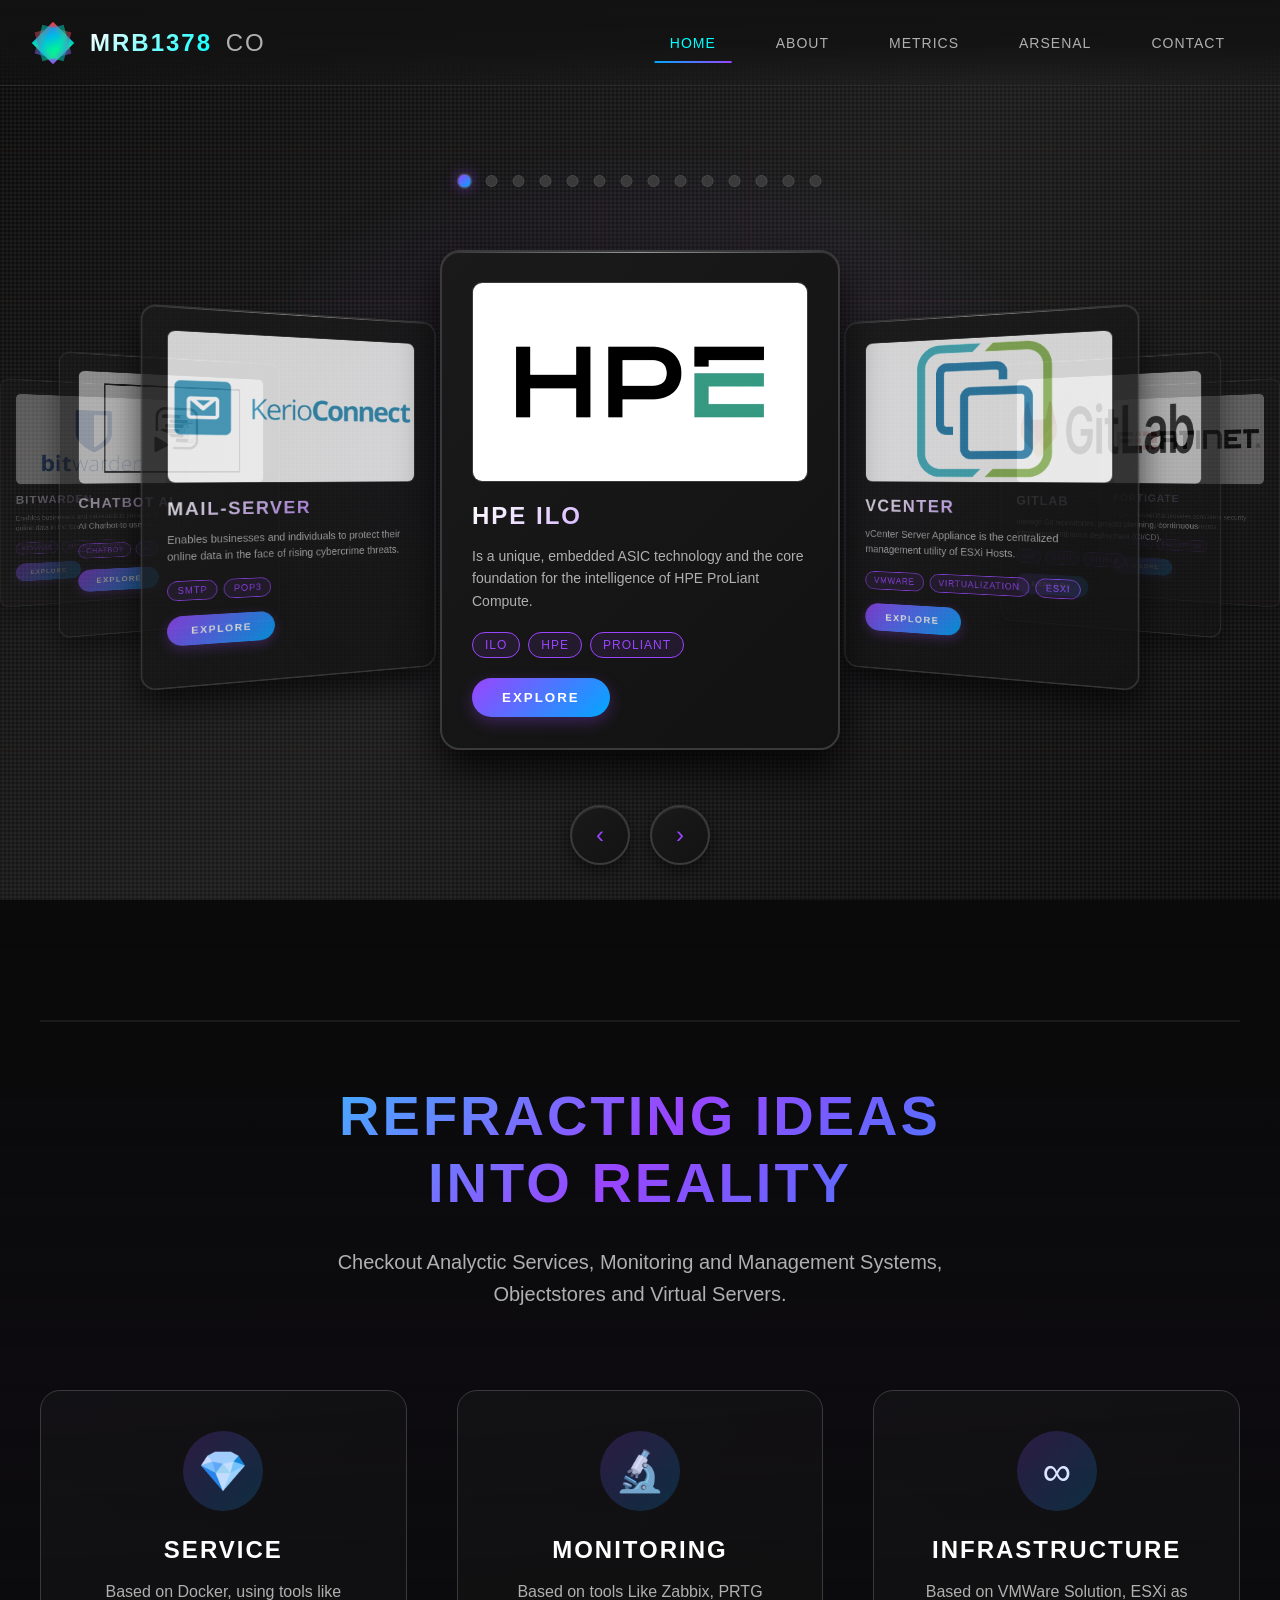
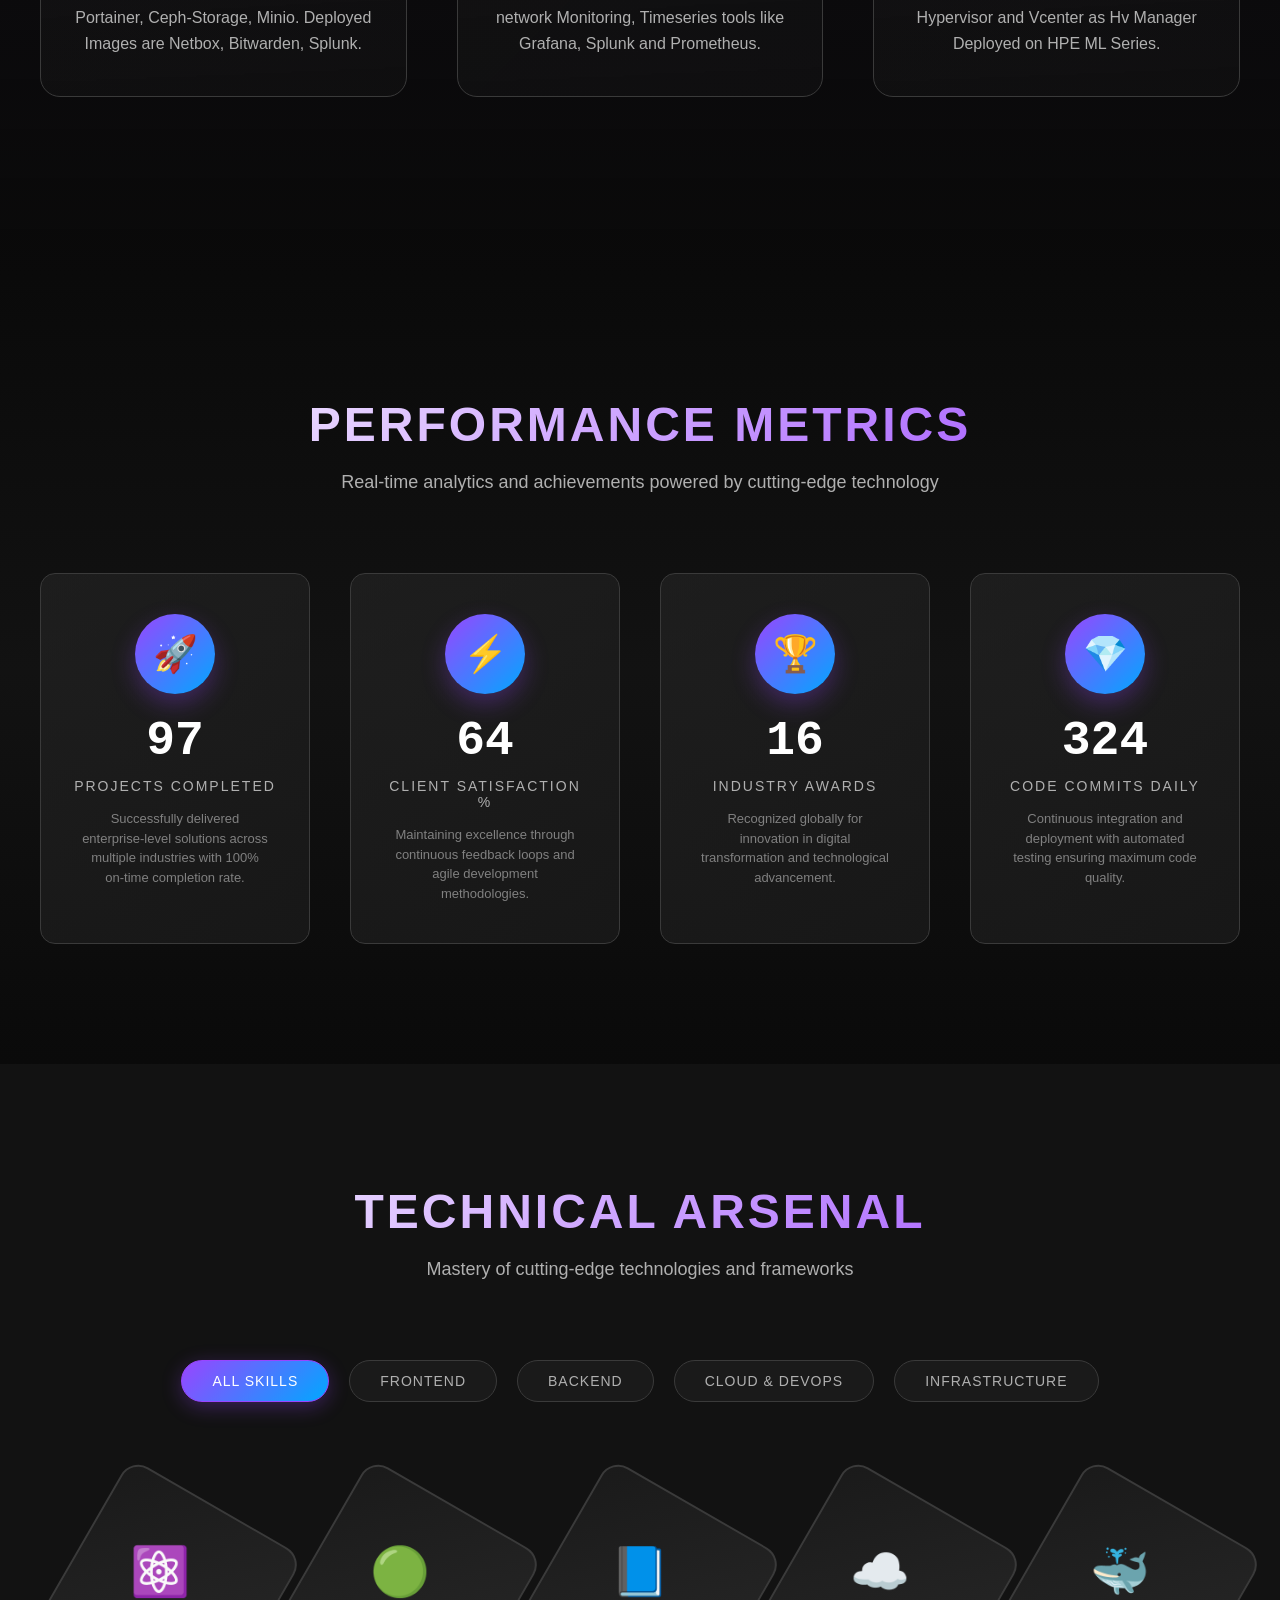
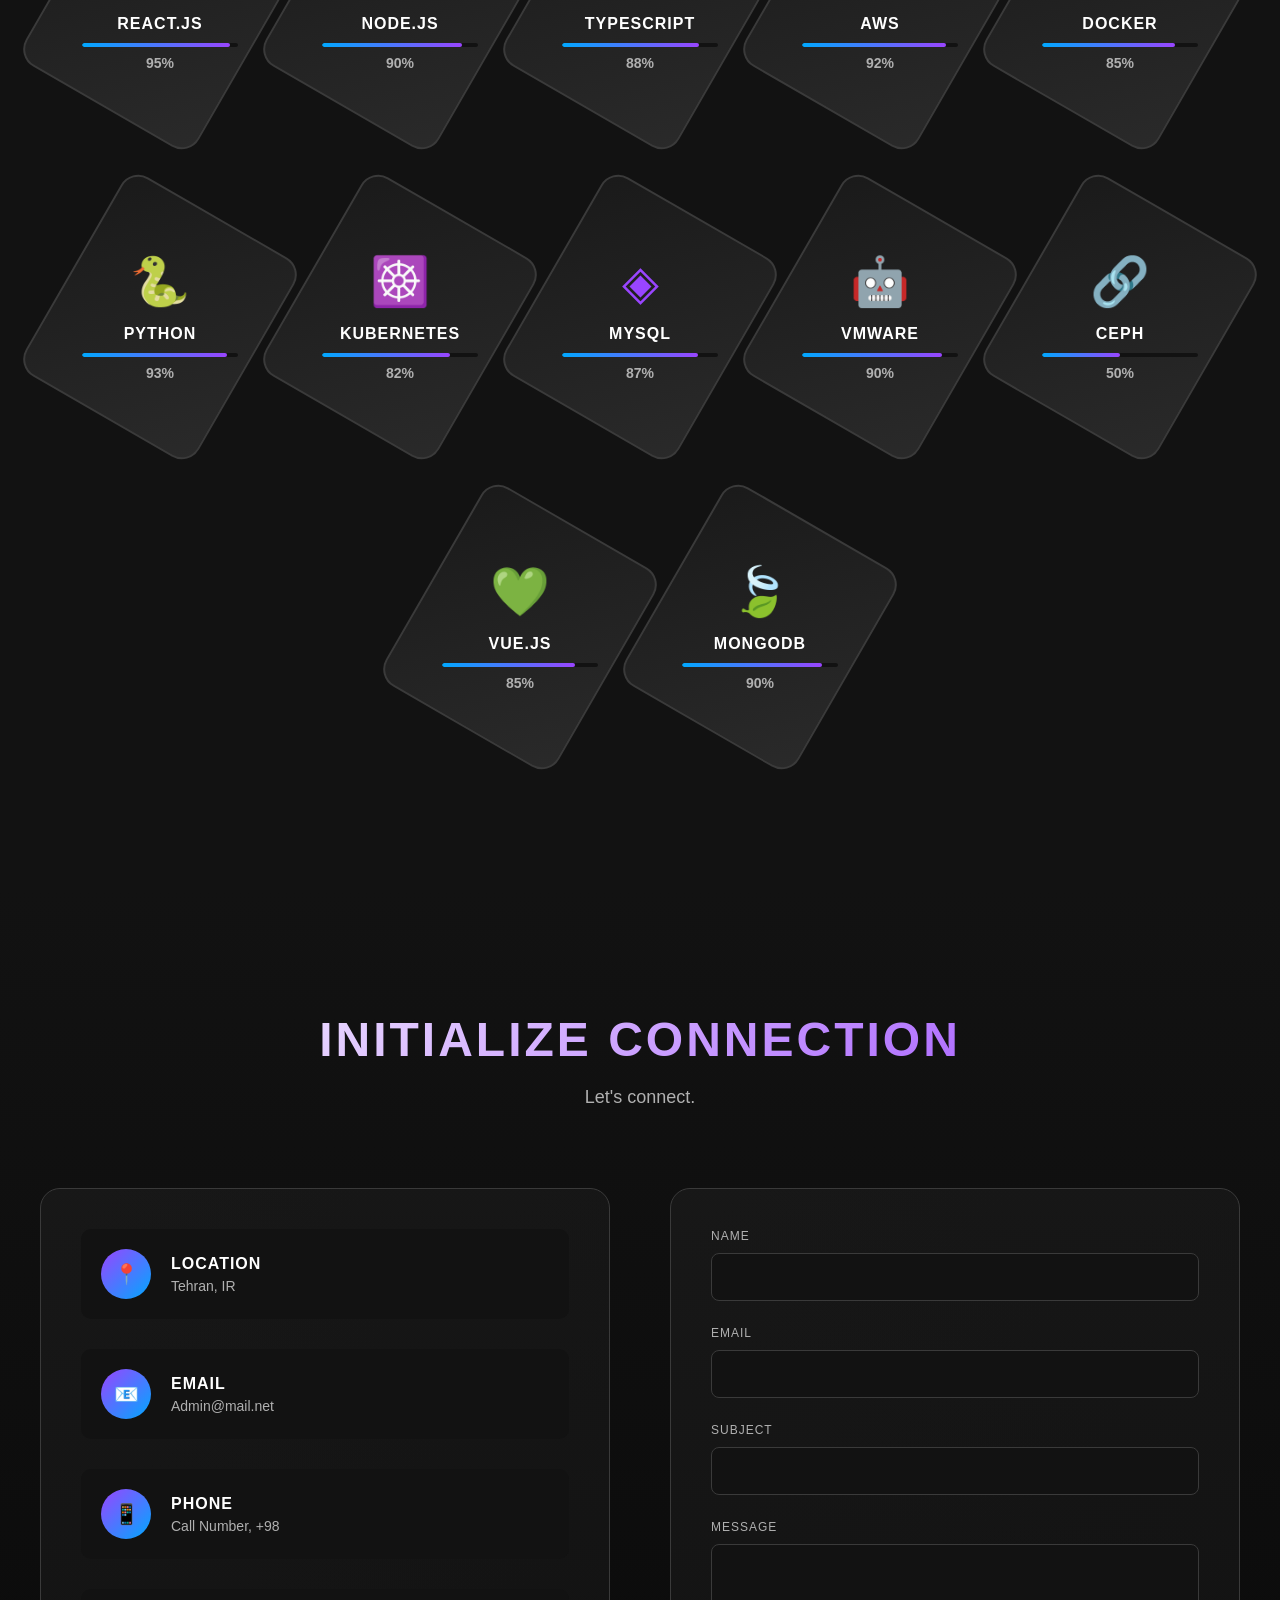
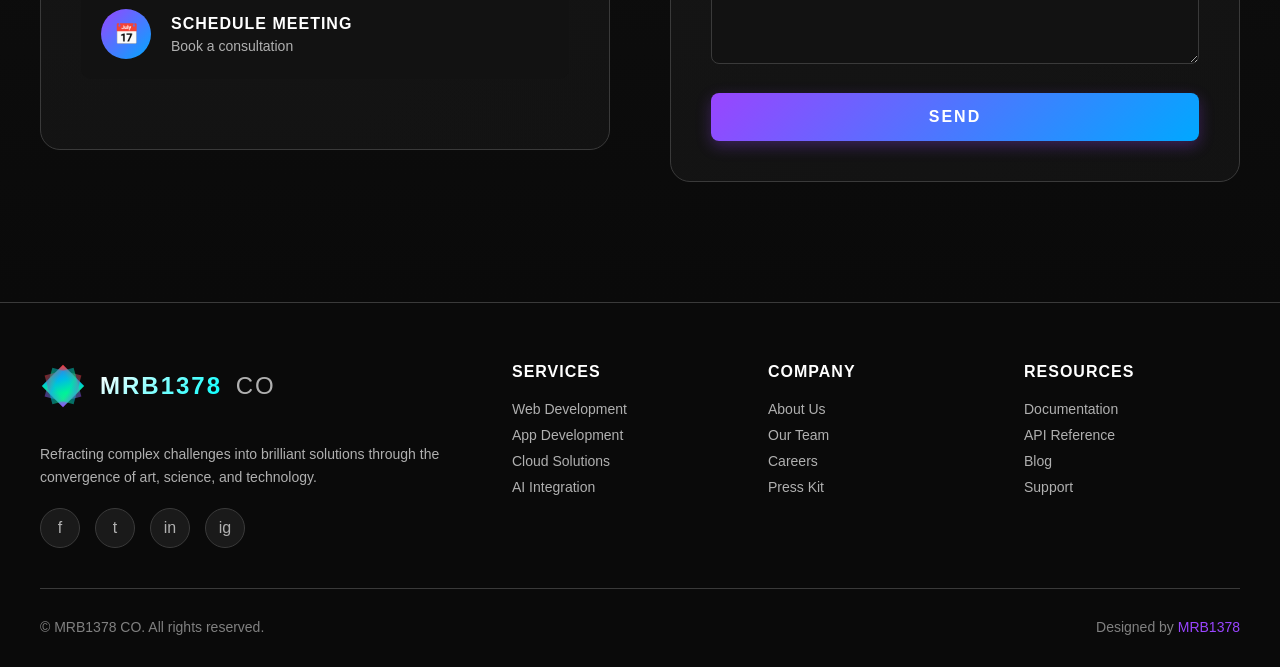
<file: index.html>
<!DOCTYPE html>
<html lang="en">
<head>
    <meta charset="UTF-8">
    <meta name="viewport" content="width=device-width, initial-scale=1.0">
    <title>MRB1378</title>
    <link rel="stylesheet" href="style.css">
<!-- 
Hello There , General Kenobi
-->
</head>
<body>
    <!-- Loading Screen -->
    <div class="loader" id="loader">
        <div class="loader-content">
            <div class="loader-prism">
                <div class="prism-face"></div>
                <div class="prism-face"></div>
                <div class="prism-face"></div>
            </div>
            <div style="color: var(--accent-purple); font-size: 18px; text-transform: uppercase; letter-spacing: 3px;">Refracting Reality...</div>
        </div>
    </div>

    <!-- Navigation Header -->
    <header class="header" id="header">
        <nav class="nav-container">
            <a href="#home" class="logo">
                <div class="logo-icon">
                    <div class="logo-prism">
                        <div class="prism-shape"></div>
                    </div>
                </div>
                <span class="logo-text">
                    <span class="prism">MRB1378</span>
                    <span class="flux">CO</span>
                </span>
            </a>
            
            <ul class="nav-menu" id="navMenu">
                <li><a href="#home" class="nav-link active">Home</a></li>
                <li><a href="#about" class="nav-link">About</a></li>
                <li><a href="#stats" class="nav-link">Metrics</a></li>
                <li><a href="#skills" class="nav-link">Arsenal</a></li>
                <li><a href="#contact" class="nav-link">Contact</a></li>
            </ul>
            
            <div class="menu-toggle" id="menuToggle">
                <span></span>
                <span></span>
                <span></span>
            </div>
        </nav>
    </header>

    <!-- Hero Section with 3D Carousel -->
    <section class="hero" id="home">
        <div class="carousel-container">
            <div class="carousel" id="carousel">
                <!-- Carousel items will be generated by JavaScript -->
            </div>
            
            <div class="carousel-controls">
                <button class="carousel-btn" id="prevBtn">‹</button>
                <button class="carousel-btn" id="nextBtn">›</button>
            </div>
            
            <div class="carousel-indicators" id="indicators">
                <!-- Indicators will be generated by JavaScript -->
            </div>
        </div>
    </section>

    <!-- NEW: Prism Philosophy Section (About) -->
    <section class="philosophy-section" id="about">
        <div class="philosophy-container">
            <div class="prism-line"></div>
            
            <h2 class="philosophy-headline">
                Refracting Ideas<br>Into Reality
            </h2>
            
            <p class="philosophy-subheading">
                Checkout Analyctic Services, Monitoring and Management Systems, Objectstores and Virtual Servers.
            </p>
            
            <div class="philosophy-pillars">
                <div class="pillar">
                    <div class="pillar-icon">💎</div>
                    <h3 class="pillar-title">Service</h3>
                    <p class="pillar-description">
                        Based on Docker, using tools like Portainer, Ceph-Storage, Minio. Deployed Images are Netbox, Bitwarden, Splunk.
                    </p>
                </div>
                
                <div class="pillar">
                    <div class="pillar-icon">🔬</div>
                    <h3 class="pillar-title">Monitoring</h3>
                    <p class="pillar-description">
                        Based on tools Like Zabbix, PRTG network Monitoring, Timeseries tools like Grafana, Splunk and Prometheus.
                    </p>
                </div>
                
                <div class="pillar">
                    <div class="pillar-icon">∞</div>
                    <h3 class="pillar-title">Infrastructure</h3>
                    <p class="pillar-description">
                        Based on VMWare Solution, ESXi as Hypervisor and Vcenter as Hv Manager Deployed on HPE ML Series.
                    </p>
                </div>
            </div>
            
            <div class="philosophy-particles" id="particles">
                <!-- Particles will be generated by JavaScript -->
            </div>
        </div>
    </section>

    <!-- Stats Section with Content -->
    <section class="stats-section" id="stats">
        <div class="section-header">
            <h2 class="section-title">Performance Metrics</h2>
            <p class="section-subtitle">Real-time analytics and achievements powered by cutting-edge technology</p>
        </div>
        
        <div class="stats-grid">
            <div class="stat-card">
                <div class="stat-icon">🚀</div>
                <div class="stat-number" data-target="150">0</div>
                <div class="stat-label">Projects Completed</div>
                <p class="stat-description">Successfully delivered enterprise-level solutions across multiple industries with 100% on-time completion rate.</p>
            </div>
            
            <div class="stat-card">
                <div class="stat-icon">⚡</div>
                <div class="stat-number" data-target="99">0</div>
                <div class="stat-label">Client Satisfaction %</div>
                <p class="stat-description">Maintaining excellence through continuous feedback loops and agile development methodologies.</p>
            </div>
            
            <div class="stat-card">
                <div class="stat-icon">🏆</div>
                <div class="stat-number" data-target="25">0</div>
                <div class="stat-label">Industry Awards</div>
                <p class="stat-description">Recognized globally for innovation in digital transformation and technological advancement.</p>
            </div>
            
            <div class="stat-card">
                <div class="stat-icon">💎</div>
                <div class="stat-number" data-target="500">0</div>
                <div class="stat-label">Code Commits Daily</div>
                <p class="stat-description">Continuous integration and deployment with automated testing ensuring maximum code quality.</p>
            </div>
        </div>
    </section>

    <!-- Enhanced Skills Section - Technical Arsenal -->
    <section class="skills-section" id="skills">
        <div class="skills-container">
            <div class="section-header">
                <h2 class="section-title">Technical Arsenal</h2>
                <p class="section-subtitle">Mastery of cutting-edge technologies and frameworks</p>
            </div>
            
            <div class="skill-categories">
                <div class="category-tab active" data-category="all">All Skills</div>
                <div class="category-tab" data-category="frontend">Frontend</div>
                <div class="category-tab" data-category="backend">Backend</div>
                <div class="category-tab" data-category="cloud">Cloud & DevOps</div>
                <div class="category-tab" data-category="emerging">Infrastructure</div>
            </div>

            <div class="skills-hexagon-grid" id="skillsGrid">
                <!-- Hexagonal skill items will be generated by JavaScript -->
            </div>
        </div>
    </section>

    <!-- Contact Section -->
    <section class="contact-section" id="contact">
        <div class="section-header">
            <h2 class="section-title">Initialize Connection</h2>
            <p class="section-subtitle">Let's connect.</p>
        </div>
        
        <div class="contact-container">
            <div class="contact-info">
                <a href="" target="_blank" class="info-item">
                    <div class="info-icon">📍</div>
                    <div class="info-text">
                        <h4>Location</h4>
                        <p>Tehran, IR</p>
                    </div>
                </a>
                
                <a href="" class="info-item">
                    <div class="info-icon">📧</div>
                    <div class="info-text">
                        <h4>Email</h4>
                        <p>Admin@mail.net</p>
                    </div>
                </a>
                
                <a href="" class="info-item">
                    <div class="info-icon">📱</div>
                    <div class="info-text">
                        <h4>Phone</h4>
                        <p>Call Number, +98</p>
                    </div>
                </a>
                
                <a href="" target="_blank" class="info-item">
                    <div class="info-icon">📅</div>
                    <div class="info-text">
                        <h4>Schedule Meeting</h4>
                        <p>Book a consultation</p>
                    </div>
                </a>
            </div>
            
            <form class="contact-form" id="contactForm">
                <div class="form-group">
                    <label for="name">Name</label>
                    <input type="text" id="name" name="name" required>
                </div>
                
                <div class="form-group">
                    <label for="email">Email</label>
                    <input type="email" id="email" name="email" required>
                </div>
                
                <div class="form-group">
                    <label for="subject">Subject</label>
                    <input type="text" id="subject" name="subject" required>
                </div>
                
                <div class="form-group">
                    <label for="message">Message</label>
                    <textarea id="message" name="message" required></textarea>
                </div>
                
                <button type="submit" class="submit-btn">Send</button>
            </form>
        </div>
    </section>

    <!-- Footer -->
    <footer class="footer">
        <div class="footer-content">
            <div class="footer-brand">
                <div class="footer-logo">
                    <div class="logo-icon">
                        <div class="logo-prism">
                            <div class="prism-shape"></div>
                        </div>
                    </div>
                    <span class="logo-text">
                        <span class="prism">MRB1378</span>
                        <span class="flux">CO</span>
                    </span>
                </div>
                <p class="footer-description">
                    Refracting complex challenges into brilliant solutions through the convergence of art, science, and technology.
                </p>
                <div class="footer-social">
                    <a href="#" class="social-icon">f</a>
                    <a href="#" class="social-icon">t</a>
                    <a href="#" class="social-icon">in</a>
                    <a href="#" class="social-icon">ig</a>
                </div>
            </div>
            
            <div class="footer-section">
                <h4>Services</h4>
                <div class="footer-links">
                    <a href="#">Web Development</a>
                    <a href="#">App Development</a>
                    <a href="#">Cloud Solutions</a>
                    <a href="#">AI Integration</a>
                </div>
            </div>
            
            <div class="footer-section">
                <h4>Company</h4>
                <div class="footer-links">
                    <a href="#">About Us</a>
                    <a href="#">Our Team</a>
                    <a href="#">Careers</a>
                    <a href="#">Press Kit</a>
                </div>
            </div>
            
            <div class="footer-section">
                <h4>Resources</h4>
                <div class="footer-links">
                    <a href="#">Documentation</a>
                    <a href="#">API Reference</a>
                    <a href="#">Blog</a>
                    <a href="#">Support</a>
                </div>
            </div>
        </div>
        
        <div class="footer-bottom">
            <div class="copyright">
                © MRB1378 CO. All rights reserved.
            </div>
            <div class="footer-credits">
                Designed by <a MRB1378 rel="nofollow" target="_blank">MRB1378</a>
            </div>
        </div>
    </footer>
<script src="scripts.js"></script>
</body>
</html>
</file>
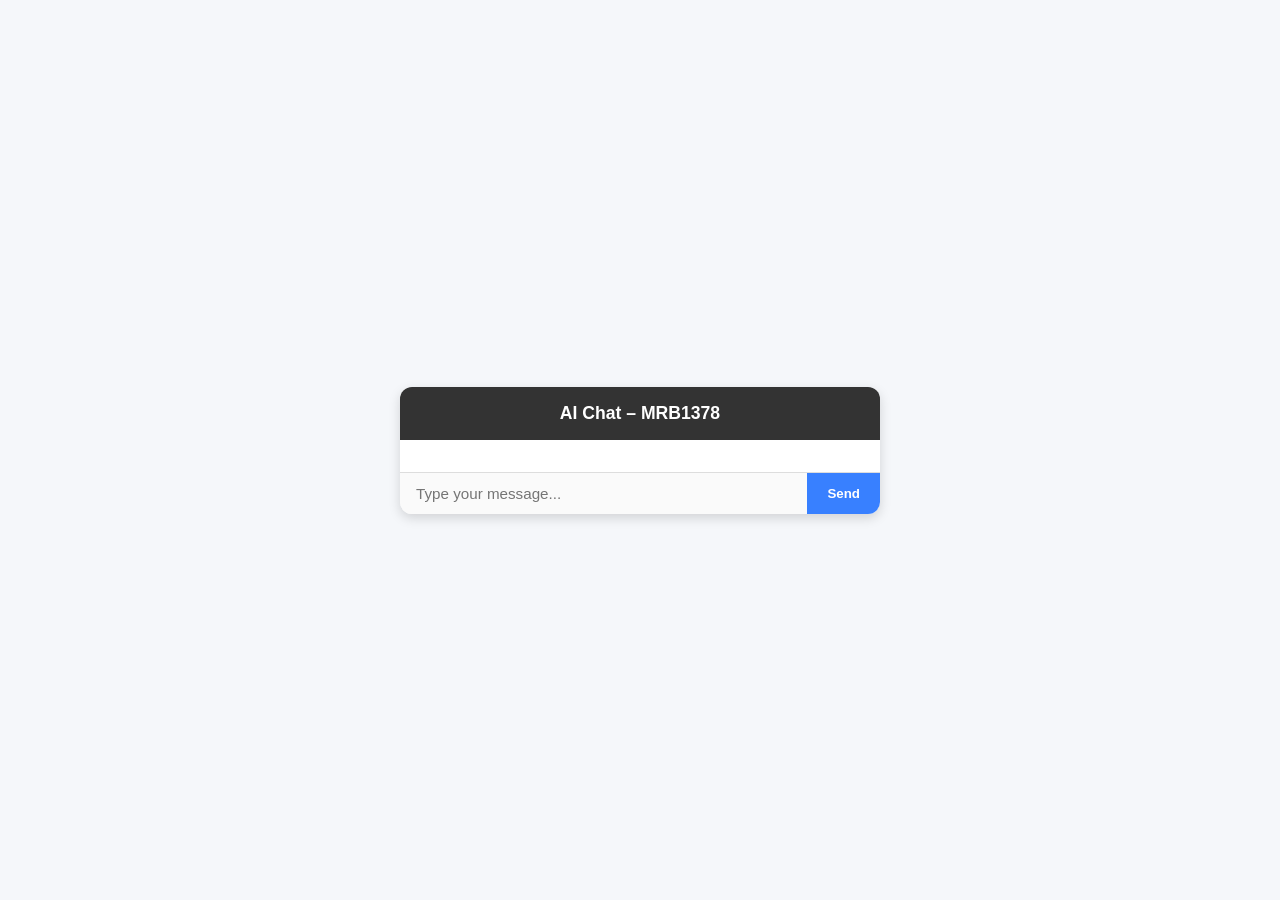
<file: ai/index.html>
<!DOCTYPE html>
<html lang="en">
<head>
<meta charset="UTF-8">
<title>AI Chat – MRB1378</title>

<style>
/* ------------- Basic Reset & Variables ------------- */
:root {
    --primary-bg:#f5f7fa;
    --header-bg:#333;
    --header-text:#fff;
    --input-bg:#fafafa;
    --send-btn-bg:#3880ff;
    --send-btn-text:#fff;
    --user-bubble:#dcf8c6;
    --bot-bubble:#ffffff;
    --text-dark:#222;
    --text-light:#555;
}

*,
*::before,
*::after{box-sizing:border-box;margin:0;padding:0;}

body{
    font-family:"Segoe UI","Helvetica Neue",Arial,sans-serif;
    background: var(--primary-bg);
    height:100vh;
    display:flex;
    align-items:center;
    justify-content:center;
}

/* ------------- Chat Wrapper ------------- */
.chat-wrapper{
    width:90%;
    max-width:480px;          /* Mobile‑first. Desktop can grow to 700px */
    background:#fff;
    border-radius:12px;
    box-shadow:0 4px 12px rgba(0,0,0,.15);
    display:flex;
    flex-direction:column;
    overflow:hidden;
}

/* ------------- Header ------------- */
.chat-header{
    padding:1rem 1.2rem;
    background:var(--header-bg);
    color:var(--header-text);
    font-weight:600;
    text-align:center;
    font-size:1.1rem;
}

/* ------------- Messages List ------------- */
.chat-messages{
    flex:1;
    overflow-y:auto;
    padding:1rem;
    display:flex;
    flex-direction:column;
    gap:8px;
}
.message{
    max-width:80%;
    padding:10px 14px;
    border-radius:18px;
    line-height:1.4;
    word-wrap:break-word;
    position:relative;
    font-size:.93rem;
    color:#111;
}

/* ------------- Message Types ------------- */
.message.user{
    align-self:flex-end;
    background:var(--user-bubble);
}
.message.bot{
    align-self:flex-start;
    background:var(--bot-bubble);
    box-shadow:0 1px 3px rgba(0,0,0,.08);
}

/* ------------- Input Area ------------- */
.chat-input{
    border-top:1px solid #ddd;
    display:flex;
}
.chat-input input{
    flex:1;
    padding:12px 16px;
    font-size:.95rem;
    background:var(--input-bg);
    border:none;
    outline:none;
}
.chat-input button{
    background:var(--send-btn-bg);
    color:var(--send-btn-text);
    border:none;
    cursor:pointer;
    font-weight:600;
    padding:12px 20px;
}

/* ------------- Responsive Tweaks ------------- */
@media (max-width: 360px){
    .chat-header{font-size:.95rem;}
    .message{font-size:.85rem;padding:8px 12px;}
}
</style>
</head>

<body>
<div class="chat-wrapper">
    <div class="chat-header">AI Chat – MRB1378</div>

    <!-- Message container -->
    <div id="messages" class="chat-messages"></div>

    <!-- Input form -->
    <form id="sendForm" class="chat-input" autocomplete="off">
        <input type="text" id="inputText" placeholder="Type your message..." required />
        <button type="submit">Send</button>
    </form>
</div>

<script>
// ----- Helper to render a message -----
function addMessage(text, sender='bot'){
    const div=document.createElement('div');
    div.className=`message ${sender}`;
    div.textContent=text;
    document.getElementById('messages').appendChild(div);
    // Keep the latest message in view
    document.getElementById('messages').scrollTop=
        document.getElementById('messages').scrollHeight;
}

// ----- Send request to your local LM Studio endpoint -----
async function sendChat(message){
    addMessage(message,'user');
    try{
        const res=await fetch('/api/v1/chat/completions',{
            method:'POST',
            headers:{'Content-Type':'application/json'},
            body:JSON.stringify({
                model:"gpt-4o-mini",
                messages:[{role:"user",content:message}]
            })
        });
        if(!res.ok) throw new Error(`HTTP ${res.status}`);
        const data=await res.json();
        const reply=data.choices[0].message.content.trim();
        addMessage(reply,'bot');
    }catch(err){
        console.error(err);
        addMessage('⚠️ Something went wrong – check the console.', 'bot');
    }
}

// ----- Handle form submit -----
document.getElementById('sendForm').addEventListener('submit',e=>{
    e.preventDefault();
    const txt=document.getElementById('inputText').value.trim();
    if(!txt) return;
    document.getElementById('inputText').value='';
    sendChat(txt);
});
</script>
</body>
</html>
</file>
<file: style.css>
@charset "utf-8";
/* CSS Document */

/*

Hello There , General Kenobi

*/

* {
	margin: 0;
	padding: 0;
	box-sizing: border-box;
}

:root {
	--primary-black: #0a0a0a;
	--carbon-dark: #121212;
	--carbon-medium: #1a1a1a;
	--carbon-light: #2a2a2a;
	--metal-dark: #3a3a3a;
	--metal-light: #4a4a4a;
	--accent-red: #ff3333;
	--accent-blue: #00a8ff;
	--accent-green: #00ff88;
	--accent-purple: #9945ff;
	--accent-cyan: #00ffff;
	--text-primary: #ffffff;
	--text-secondary: #b0b0b0;
	--text-dim: #808080;
}

html {
	scroll-behavior: smooth;
}

body {
	font-family: 'Orbitron', 'Rajdhani', sans-serif;
	background: var(--primary-black);
	color: var(--text-primary);
	overflow-x: hidden;
	position: relative;
}

/* Carbon Fiber Background Pattern */
body::before {
	content: '';
	position: fixed;
	top: 0;
	left: 0;
	width: 100%;
	height: 100%;
	background:
		repeating-linear-gradient(0deg,
			transparent,
			transparent 2px,
			rgba(255, 255, 255, 0.03) 2px,
			rgba(255, 255, 255, 0.03) 4px),
		repeating-linear-gradient(90deg,
			transparent,
			transparent 2px,
			rgba(255, 255, 255, 0.03) 2px,
			rgba(255, 255, 255, 0.03) 4px),
		linear-gradient(135deg,
			var(--primary-black) 0%,
			var(--carbon-dark) 25%,
			var(--carbon-medium) 50%,
			var(--carbon-dark) 75%,
			var(--primary-black) 100%);
	z-index: -2;
}

/* Animated Grid Overlay */
body::after {
	content: '';
	position: fixed;
	top: 0;
	left: 0;
	width: 100%;
	height: 100%;
	background-image:
		linear-gradient(rgba(255, 51, 51, 0.05) 2px, transparent 2px),
		linear-gradient(90deg, rgba(255, 51, 51, 0.05) 2px, transparent 2px);
	background-size: 150px 150px;
	animation: gridMove 20s linear infinite;
	z-index: -1;
	opacity: 0.5;
}

@keyframes gridMove {
	0% {
		transform: translate(0, 0);
	}

	100% {
		transform: translate(150px, 150px);
	}
}

/* Loading Screen */
.loader {
	position: fixed;
	top: 0;
	left: 0;
	width: 100%;
	height: 100vh;
	background: var(--primary-black);
	display: flex;
	justify-content: center;
	align-items: center;
	z-index: 10000;
	transition: opacity 0.5s, visibility 0.5s;
}

.loader.hidden {
	opacity: 0;
	visibility: hidden;
}

.loader-content {
	text-align: center;
}

.loader-prism {
	width: 100px;
	height: 100px;
	position: relative;
	margin: 0 auto 30px;
}

.prism-face {
	position: absolute;
	width: 100%;
	height: 100%;
	border: 2px solid transparent;
	transform-origin: center;
	animation: prismRotate 3s linear infinite;
}

.prism-face:nth-child(1) {
	border-image: linear-gradient(45deg, var(--accent-red), var(--accent-blue)) 1;
	animation-delay: 0s;
}

.prism-face:nth-child(2) {
	border-image: linear-gradient(45deg, var(--accent-blue), var(--accent-green)) 1;
	transform: rotate(60deg);
	animation-delay: 0.2s;
}

.prism-face:nth-child(3) {
	border-image: linear-gradient(45deg, var(--accent-green), var(--accent-purple)) 1;
	transform: rotate(120deg);
	animation-delay: 0.4s;
}

@keyframes prismRotate {
	0% {
		transform: rotate(0deg) scale(1);
	}

	50% {
		transform: rotate(180deg) scale(1.2);
	}

	100% {
		transform: rotate(360deg) scale(1);
	}
}

/* Navigation Header */
.header {
	position: fixed;
	top: 0;
	width: 100%;
	background: linear-gradient(180deg,
			rgba(18, 18, 18, 0.98) 0%,
			rgba(18, 18, 18, 0.9) 50%,
			rgba(18, 18, 18, 0) 100%);
	backdrop-filter: blur(20px);
	border-bottom: 1px solid rgba(255, 255, 255, 0.1);
	z-index: 1000;
	transition: all 0.3s ease;
}

.header.scrolled {
	background: rgba(18, 18, 18, 0.98);
	backdrop-filter: blur(30px);
	box-shadow: 0 10px 30px rgba(0, 0, 0, 0.8);
}

.nav-container {
	max-width: 1400px;
	margin: 0 auto;
	display: flex;
	justify-content: space-between;
	align-items: center;
	padding: 20px 30px;
}

.logo {
	display: flex;
	align-items: center;
	text-decoration: none;
	position: relative;
}

.logo-icon {
	width: 45px;
	height: 45px;
	margin-right: 15px;
	position: relative;
}

/* Prism-inspired logo */
.logo-prism {
	width: 100%;
	height: 100%;
	position: relative;
	display: flex;
	align-items: center;
	justify-content: center;
}

.prism-shape {
	width: 30px;
	height: 30px;
	position: relative;
	transform: rotate(45deg);
	background: linear-gradient(135deg,
			var(--accent-red) 0%,
			var(--accent-blue) 33%,
			var(--accent-green) 66%,
			var(--accent-purple) 100%);
	animation: prismShine 3s ease-in-out infinite;
}

@keyframes prismShine {

	0%,
	100% {
		filter: brightness(1) hue-rotate(0deg);
		transform: rotate(45deg) scale(1);
	}

	50% {
		filter: brightness(1.5) hue-rotate(10deg);
		transform: rotate(45deg) scale(1.1);
	}
}

.prism-shape::before,
.prism-shape::after {
	content: '';
	position: absolute;
	width: 100%;
	height: 100%;
	background: inherit;
	opacity: 0.5;
}

.prism-shape::before {
	transform: rotate(60deg);
}

.prism-shape::after {
	transform: rotate(-60deg);
}

.logo-text {
	font-size: 24px;
	font-weight: 900;
	letter-spacing: 2px;
	text-transform: uppercase;
}

.logo-text .prism {
	background: linear-gradient(135deg, var(--text-primary), var(--accent-cyan));
	-webkit-background-clip: text;
	-webkit-text-fill-color: transparent;
	background-clip: text;
}

.logo-text .flux {
	color: var(--text-secondary);
	font-weight: 300;
	margin-left: 5px;
}

.nav-menu {
	display: flex;
	list-style: none;
	gap: 10px;
	align-items: center;
}

.nav-menu a {
	color: var(--text-secondary);
	text-decoration: none;
	padding: 12px 25px;
	transition: all 0.3s ease;
	position: relative;
	text-transform: uppercase;
	font-weight: 500;
	letter-spacing: 1px;
	font-size: 14px;
}

.nav-menu a::before {
	content: '';
	position: absolute;
	bottom: 0;
	left: 50%;
	transform: translateX(-50%);
	width: 0;
	height: 2px;
	background: linear-gradient(90deg, var(--accent-blue), var(--accent-purple));
	transition: width 0.3s ease;
}

.nav-menu a:hover {
	color: var(--text-primary);
}

.nav-menu a:hover::before,
.nav-menu a.active::before {
	width: 80%;
}

.nav-menu a.active {
	color: var(--accent-cyan);
}

.menu-toggle {
	display: none;
	flex-direction: column;
	cursor: pointer;
	padding: 5px;
}

.menu-toggle span {
	width: 30px;
	height: 3px;
	background: linear-gradient(90deg, var(--accent-blue), var(--accent-purple));
	margin: 3px 0;
	transition: 0.3s;
	border-radius: 2px;
}

.menu-toggle.active span:nth-child(1) {
	transform: rotate(-45deg) translate(-5px, 6px);
}

.menu-toggle.active span:nth-child(2) {
	opacity: 0;
}

.menu-toggle.active span:nth-child(3) {
	transform: rotate(45deg) translate(-5px, -6px);
}

/* Hero Section with 3D Carousel */
.hero {
	min-height: 100vh;
	display: flex;
	align-items: center;
	justify-content: center;
	position: relative;
	padding: 120px 20px 80px;
	background: radial-gradient(ellipse at center,
			rgba(153, 69, 255, 0.1) 0%,
			transparent 50%);
}

.carousel-container {
	width: 100%;
	max-width: 1600px;
	height: 650px;
	perspective: 1200px;
	position: relative;
	padding-top: 60px;
}

.carousel {
	width: 100%;
	height: 100%;
	position: relative;
	transform-style: preserve-3d;
}

.carousel-item {
	position: absolute;
	width: 400px;
	height: 500px;
	left: 50%;
	top: 50%;
	transform-style: preserve-3d;
	transition: all 0.8s cubic-bezier(0.4, 0.0, 0.2, 1);
	cursor: pointer;
	transform-origin: center center;
}

.carousel-item .card {
	width: 100%;
	height: 100%;
	background: linear-gradient(135deg, var(--carbon-medium), var(--carbon-dark));
	border: 2px solid var(--metal-dark);
	border-radius: 20px;
	padding: 30px;
	position: relative;
	overflow: hidden;
	box-shadow:
		0 20px 40px rgba(0, 0, 0, 0.8),
		inset 0 1px 0 rgba(255, 255, 255, 0.1);
}

.carousel-item .card::before {
	content: '';
	position: absolute;
	top: 0;
	left: 0;
	right: 0;
	height: 1px;
	background: linear-gradient(90deg,
			transparent,
			rgba(255, 255, 255, 0.5),
			transparent);
	animation: scanline 3s linear infinite;
}

@keyframes scanline {
	0% {
		transform: translateY(0);
	}

	100% {
		transform: translateY(500px);
	}
}

.card-number {
	position: absolute;
	top: 20px;
	right: 30px;
	font-size: 72px;
	font-weight: 900;
	color: rgba(153, 69, 255, 0.1);
	font-family: 'Orbitron', monospace;
}

.card-image {
	width: 100%;
	height: 200px;
	background: var(--carbon-dark);
	border-radius: 10px;
	margin-bottom: 20px;
	overflow: hidden;
	position: relative;
	border: 1px solid var(--metal-dark);
}

.card-image img {
	width: 100%;
	height: 100%;
	object-fit: cover;
	filter: grayscale(50%) contrast(1.2);
	transition: all 0.5s ease;
}

.carousel-item:hover .card-image img {
	filter: grayscale(0%) contrast(1.3);
	transform: scale(1.1);
}

.card-title {
	font-size: 24px;
	font-weight: 700;
	margin-bottom: 15px;
	text-transform: uppercase;
	letter-spacing: 2px;
	background: linear-gradient(135deg, var(--text-primary), var(--accent-purple));
	-webkit-background-clip: text;
	-webkit-text-fill-color: transparent;
	background-clip: text;
}

.card-description {
	color: var(--text-secondary);
	line-height: 1.6;
	margin-bottom: 20px;
	font-size: 14px;
}

.card-tech {
	display: flex;
	flex-wrap: wrap;
	gap: 8px;
	margin-bottom: 20px;
}

.tech-badge {
	padding: 5px 12px;
	background: rgba(153, 69, 255, 0.1);
	border: 1px solid var(--accent-purple);
	border-radius: 20px;
	font-size: 12px;
	color: var(--accent-purple);
	text-transform: uppercase;
	letter-spacing: 1px;
}

.card-cta {
	padding: 12px 30px;
	background: linear-gradient(135deg, var(--accent-purple), var(--accent-blue));
	border: none;
	border-radius: 30px;
	color: var(--text-primary);
	font-weight: 700;
	text-transform: uppercase;
	letter-spacing: 2px;
	cursor: pointer;
	transition: all 0.3s ease;
	box-shadow: 0 5px 15px rgba(153, 69, 255, 0.3);
}

.card-cta:hover {
	transform: translateY(-2px);
	box-shadow: 0 8px 25px rgba(153, 69, 255, 0.5);
}

/* Carousel Controls */
.carousel-controls {
	position: absolute;
	bottom: -70px;
	left: 50%;
	transform: translateX(-50%);
	display: flex;
	gap: 20px;
	z-index: 100;
}

.carousel-btn {
	width: 60px;
	height: 60px;
	background: linear-gradient(135deg, var(--carbon-medium), var(--carbon-dark));
	border: 2px solid var(--metal-dark);
	border-radius: 50%;
	color: var(--accent-purple);
	font-size: 24px;
	cursor: pointer;
	transition: all 0.3s ease;
	display: flex;
	align-items: center;
	justify-content: center;
	box-shadow:
		0 5px 15px rgba(0, 0, 0, 0.5),
		inset 0 1px 0 rgba(255, 255, 255, 0.1);
}

.carousel-btn:hover {
	border-color: var(--accent-purple);
	box-shadow:
		0 8px 25px rgba(153, 69, 255, 0.3),
		inset 0 1px 0 rgba(255, 255, 255, 0.2);
	transform: scale(1.1);
}

.carousel-indicators {
	position: absolute;
	top: 30px;
	left: 50%;
	transform: translateX(-50%);
	display: flex;
	gap: 15px;
	z-index: 100;
}

.indicator {
	width: 12px;
	height: 12px;
	background: var(--metal-dark);
	border: 1px solid var(--metal-light);
	border-radius: 50%;
	cursor: pointer;
	transition: all 0.3s ease;
}

.indicator.active {
	background: linear-gradient(135deg, var(--accent-purple), var(--accent-blue));
	box-shadow: 0 0 10px rgba(153, 69, 255, 0.5);
	transform: scale(1.3);
}

/* NEW: Prism Philosophy Section */
.philosophy-section {
	padding: 120px 30px;
	background: linear-gradient(180deg,
			var(--primary-black) 0%,
			rgba(153, 69, 255, 0.02) 50%,
			var(--primary-black) 100%);
	position: relative;
	overflow: hidden;
}

.philosophy-container {
	max-width: 1200px;
	margin: 0 auto;
	text-align: center;
}

/* Animated Prism Line */
.prism-line {
	width: 100%;
	height: 2px;
	margin: 0 auto 60px;
	position: relative;
	overflow: hidden;
	background: var(--carbon-medium);
}

.prism-line::before {
	content: '';
	position: absolute;
	top: 0;
	left: -100%;
	width: 100%;
	height: 100%;
	background: linear-gradient(90deg,
			transparent,
			var(--accent-red) 20%,
			var(--accent-blue) 40%,
			var(--accent-green) 60%,
			var(--accent-purple) 80%,
			transparent);

	animation: prismSweep 4s ease-in-out infinite;
}

@keyframes prismSweep {
	0% {
		left: -100%;
	}

	100% {
		left: 100%;
	}
}

.philosophy-headline {
	font-size: 56px;
	font-weight: 900;
	text-transform: uppercase;
	letter-spacing: 3px;
	margin-bottom: 30px;
	line-height: 1.2;
	background: linear-gradient(135deg,
			var(--accent-cyan) 0%,
			var(--accent-purple) 25%,
			var(--accent-blue) 50%,
			var(--accent-green) 75%,
			var(--accent-cyan) 100%);
	-webkit-background-clip: text;
	-webkit-text-fill-color: transparent;
	background-clip: text;
	background-size: 200% 200%;
	animation: gradientFlow 5s ease infinite;
}

@keyframes gradientFlow {
	0% {
		background-position: 0% 50%;
	}

	50% {
		background-position: 100% 50%;
	}

	100% {
		background-position: 0% 50%;
	}
}

.philosophy-subheading {
	font-size: 20px;
	color: var(--text-secondary);
	max-width: 700px;
	margin: 0 auto 80px;
	line-height: 1.6;
	font-weight: 300;
}

.philosophy-pillars {
	display: grid;
	grid-template-columns: repeat(auto-fit, minmax(300px, 1fr));
	gap: 50px;
	margin-bottom: 60px;
}

.pillar {
	position: relative;
	padding: 40px 30px;
	background: linear-gradient(135deg,
			rgba(42, 42, 42, 0.2),
			rgba(26, 26, 26, 0.3));
	border: 1px solid var(--metal-dark);
	border-radius: 20px;
	transition: all 0.4s ease;
	overflow: hidden;
}

.pillar::before {
	content: '';
	position: absolute;
	top: 0;
	left: 0;
	width: 100%;
	height: 2px;
	background: linear-gradient(90deg,
			var(--accent-purple),
			var(--accent-blue),
			var(--accent-green));
	transform: scaleX(0);
	transition: transform 0.4s ease;
}

.pillar:hover::before {
	transform: scaleX(1);
}

.pillar:hover {
	transform: translateY(-10px);
	border-color: var(--accent-purple);
	box-shadow: 0 20px 40px rgba(153, 69, 255, 0.2);
	background: linear-gradient(135deg,
			rgba(153, 69, 255, 0.05),
			rgba(26, 26, 26, 0.3));
}

.pillar-icon {
	width: 80px;
	height: 80px;
	margin: 0 auto 25px;
	display: flex;
	align-items: center;
	justify-content: center;
	font-size: 40px;
	position: relative;
}

.pillar-icon::before {
	content: '';
	position: absolute;
	width: 100%;
	height: 100%;
	background: linear-gradient(135deg, var(--accent-purple), var(--accent-blue));
	border-radius: 50%;
	opacity: 0.2;
	animation: pulse 3s ease-in-out infinite;
}

@keyframes pulse {

	0%,
	100% {
		transform: scale(1);
		opacity: 0.2;
	}

	50% {
		transform: scale(1.2);
		opacity: 0.1;
	}
}

.pillar-title {
	font-size: 24px;
	font-weight: 700;
	text-transform: uppercase;
	letter-spacing: 2px;
	margin-bottom: 15px;
	color: var(--text-primary);
}

.pillar-description {
	font-size: 16px;
	color: var(--text-secondary);
	line-height: 1.6;
}
.pillar-description a {
	color: var(--accent-cyan);
	text-decoration: none;
	transition: all 0.3s ease;
	position: relative;
}

.pillar-description a::after {
	content: '';
	position: absolute;
	bottom: -2px;
	left: 0;
	width: 0;
	height: 1px;
	background: var(--accent-cyan);
	transition: width 0.3s ease;
}

.pillar-description a:hover {
	color: var(--accent-purple);
}

.pillar-description a:hover::after {
	width: 100%;
}

/* Particle Effect Background */
.philosophy-particles {
	position: absolute;
	width: 100%;
	height: 100%;
	top: 0;
	left: 0;
	overflow: hidden;
	pointer-events: none;
}

.particle {
	position: absolute;
	width: 4px;
	height: 4px;
	background: linear-gradient(135deg, var(--accent-cyan), var(--accent-purple));
	border-radius: 50%;
	opacity: 0;
	animation: float-particle 20s infinite linear;
}

@keyframes float-particle {
	0% {
		transform: translateY(0) rotate(0deg);
		opacity: 0;
	}

	5% {
		opacity: 1;
	}

	95% {
		opacity: 1;
	}

	100% {
		transform: translateY(-100vh) rotate(720deg);
		opacity: 0;
	}
}

/* Stats Section with Content */
.stats-section {
	padding: 120px 30px;
	background: linear-gradient(180deg,
			var(--primary-black) 0%,
			var(--carbon-dark) 50%,
			var(--primary-black) 100%);
	position: relative;
}

.stats-grid {
	max-width: 1200px;
	margin: 0 auto;
	display: grid;
	grid-template-columns: repeat(auto-fit, minmax(250px, 1fr));
	gap: 40px;
}

.stat-card {
	background: linear-gradient(135deg,
			rgba(42, 42, 42, 0.5),
			rgba(26, 26, 26, 0.8));
	border: 1px solid var(--metal-dark);
	border-radius: 15px;
	padding: 40px 30px;
	text-align: center;
	position: relative;
	overflow: hidden;
	transition: all 0.3s ease;
}

.stat-card::before {
	content: '';
	position: absolute;
	top: 0;
	left: -100%;
	width: 100%;
	height: 2px;
	background: linear-gradient(90deg,
			transparent,
			var(--accent-purple),
			transparent);
	animation: none;
}

.stat-card:hover::before {
	animation: slideRight 0.5s ease forwards;
}

@keyframes slideRight {
	0% {
		left: -100%;
	}

	100% {
		left: 100%;
	}
}

.stat-card:hover {
	transform: translateY(-5px);
	border-color: var(--accent-purple);
	box-shadow: 0 15px 35px rgba(153, 69, 255, 0.2);
}

.stat-icon {
	width: 80px;
	height: 80px;
	background: linear-gradient(135deg, var(--accent-purple), var(--accent-blue));
	border-radius: 50%;
	display: flex;
	align-items: center;
	justify-content: center;
	margin: 0 auto 20px;
	font-size: 36px;
	color: var(--text-primary);
	box-shadow: 0 10px 25px rgba(153, 69, 255, 0.3);
}

.stat-number {
	font-size: 48px;
	font-weight: 900;
	color: var(--text-primary);
	margin-bottom: 10px;
	font-family: 'Orbitron', monospace;
}

.stat-label {
	font-size: 14px;
	color: var(--text-secondary);
	text-transform: uppercase;
	letter-spacing: 2px;
	margin-bottom: 15px;
}

.stat-description {
	font-size: 13px;
	color: var(--text-dim);
	line-height: 1.5;
	padding: 0 10px;
}

/* Enhanced Skills Section - Technical Arsenal */
.skills-section {
	padding: 120px 30px;
	background: var(--carbon-dark);
	position: relative;
	overflow: hidden;
}

.skills-container {
	max-width: 1200px;
	margin: 0 auto;
}

.section-header {
	text-align: center;
	margin-bottom: 80px;
}

.section-title {
	font-size: 48px;
	font-weight: 900;
	text-transform: uppercase;
	letter-spacing: 3px;
	margin-bottom: 20px;
	background: linear-gradient(135deg, var(--text-primary), var(--accent-purple));
	-webkit-background-clip: text;
	-webkit-text-fill-color: transparent;
	background-clip: text;
}

.section-subtitle {
	color: var(--text-secondary);
	font-size: 18px;
	max-width: 600px;
	margin: 0 auto;
}

/* Hexagonal Skills Grid */
.skills-hexagon-grid {
	display: flex;
	flex-wrap: wrap;
	justify-content: center;
	gap: 20px;
	margin-top: 60px;
}

.skill-hexagon {
	width: 200px;
	height: 230px;
	position: relative;
	margin: 30px 10px;
	cursor: pointer;
	transition: all 0.3s ease;
}

.skill-hexagon:hover {
	transform: translateY(-10px);
}

.hexagon-inner {
	width: 100%;
	height: 100%;
	position: relative;
	transform: rotate(30deg);
	overflow: hidden;
	border-radius: 20px;
	background: linear-gradient(135deg, var(--carbon-medium), var(--carbon-light));
	border: 2px solid var(--metal-dark);
}

.skill-hexagon:hover .hexagon-inner {
	border-color: var(--accent-purple);
	box-shadow: 0 0 30px rgba(153, 69, 255, 0.5);
}

.hexagon-content {
	position: absolute;
	width: 100%;
	height: 100%;
	top: 0;
	left: 0;
	transform: rotate(-30deg);
	display: flex;
	flex-direction: column;
	align-items: center;
	justify-content: center;
	padding: 20px;
}

.skill-icon-hex {
	font-size: 48px;
	margin-bottom: 15px;
	color: var(--accent-purple);
	animation: float 3s ease-in-out infinite;
}

@keyframes float {

	0%,
	100% {
		transform: translateY(0);
	}

	50% {
		transform: translateY(-10px);
	}
}

.skill-name-hex {
	font-size: 16px;
	font-weight: 700;
	text-transform: uppercase;
	letter-spacing: 1px;
	color: var(--text-primary);
	margin-bottom: 10px;
	text-align: center;
}

.skill-level {
	width: 100%;
	height: 4px;
	background: var(--carbon-dark);
	border-radius: 2px;
	overflow: hidden;
	position: relative;
}

.skill-level-fill {
	height: 100%;
	background: linear-gradient(90deg, var(--accent-blue), var(--accent-purple));
	border-radius: 2px;
	position: relative;
	animation: fillLevel 2s ease-out;
}

@keyframes fillLevel {
	0% {
		width: 0;
	}
}

.skill-percentage-hex {
	font-size: 14px;
	color: var(--text-secondary);
	margin-top: 8px;
	font-weight: 600;
}

/* Skill Categories Tabs */
.skill-categories {
	display: flex;
	justify-content: center;
	gap: 20px;
	margin-bottom: 40px;
	flex-wrap: wrap;
}

.category-tab {
	padding: 12px 30px;
	background: var(--carbon-medium);
	border: 1px solid var(--metal-dark);
	border-radius: 30px;
	color: var(--text-secondary);
	cursor: pointer;
	transition: all 0.3s ease;
	text-transform: uppercase;
	font-size: 14px;
	letter-spacing: 1px;
}

.category-tab:hover {
	background: rgba(153, 69, 255, 0.1);
	border-color: var(--accent-purple);
	color: var(--text-primary);
}

.category-tab.active {
	background: linear-gradient(135deg, var(--accent-purple), var(--accent-blue));
	border-color: var(--accent-purple);
	color: var(--text-primary);
	box-shadow: 0 5px 20px rgba(153, 69, 255, 0.3);
}

/* Contact Section */
.contact-section {
	padding: 120px 30px;
	background: linear-gradient(180deg,
			var(--carbon-dark) 0%,
			var(--primary-black) 100%);
	position: relative;
}

.contact-container {
	max-width: 1200px;
	margin: 0 auto;
	display: grid;
	grid-template-columns: 1fr 1fr;
	gap: 60px;
	align-items: start;
}

.contact-info {
	padding: 40px;
	background: linear-gradient(135deg,
			rgba(42, 42, 42, 0.3),
			rgba(26, 26, 26, 0.5));
	border: 1px solid var(--metal-dark);
	border-radius: 20px;
}

.info-item {
	display: flex;
	align-items: center;
	margin-bottom: 30px;
	padding: 20px;
	background: var(--carbon-dark);
	border-radius: 10px;
	transition: all 0.3s ease;
	text-decoration: none;
	cursor: pointer;
	position: relative;
	overflow: hidden;
}

.info-item::before {
	content: '';
	position: absolute;
	top: 0;
	left: -100%;
	width: 100%;
	height: 100%;
	background: linear-gradient(90deg,
			transparent,
			rgba(153, 69, 255, 0.1),
			transparent);
	transition: left 0.5s ease;
}

.info-item:hover::before {
	left: 100%;
}

.info-item:hover {
	transform: translateX(10px);
	background: rgba(153, 69, 255, 0.1);
	box-shadow: 0 5px 20px rgba(153, 69, 255, 0.2);
}

a.info-item {
	color: inherit;
	text-decoration: none;
}

.info-icon {
	width: 50px;
	height: 50px;
	background: linear-gradient(135deg, var(--accent-purple), var(--accent-blue));
	border-radius: 50%;
	display: flex;
	align-items: center;
	justify-content: center;
	margin-right: 20px;
	color: var(--text-primary);
	font-size: 20px;
	flex-shrink: 0;
	transition: all 0.3s ease;
}

.info-item:hover .info-icon {
	transform: scale(1.1) rotate(10deg);
	box-shadow: 0 8px 25px rgba(153, 69, 255, 0.4);
}

.info-text h4 {
	color: var(--text-primary);
	margin-bottom: 5px;
	font-size: 16px;
	text-transform: uppercase;
	letter-spacing: 1px;
	transition: all 0.3s ease;
}

.info-item:hover .info-text h4 {
	color: var(--accent-cyan);
}

.info-text p {
	color: var(--text-secondary);
	font-size: 14px;
	transition: all 0.3s ease;
}

.info-item:hover .info-text p {
	color: var(--text-primary);
}

/* Add external link indicator for clickable items */
.info-item[target="_blank"] .info-text p::after {
	content: ' ↗';
	font-size: 12px;
	opacity: 0;
	transition: opacity 0.3s ease;
}

.info-item[target="_blank"]:hover .info-text p::after {
	opacity: 1;
}

.contact-form {
	padding: 40px;
	background: linear-gradient(135deg,
			rgba(42, 42, 42, 0.3),
			rgba(26, 26, 26, 0.5));
	border: 1px solid var(--metal-dark);
	border-radius: 20px;
}

.form-group {
	margin-bottom: 25px;
}

.form-group label {
	display: block;
	color: var(--text-secondary);
	margin-bottom: 10px;
	text-transform: uppercase;
	font-size: 12px;
	letter-spacing: 1px;
}

.form-group input,
.form-group textarea {
	width: 100%;
	padding: 15px;
	background: var(--carbon-dark);
	border: 1px solid var(--metal-dark);
	border-radius: 8px;
	color: var(--text-primary);
	font-size: 14px;
	transition: all 0.3s ease;
}

.form-group input:focus,
.form-group textarea:focus {
	outline: none;
	border-color: var(--accent-purple);
	box-shadow: 0 0 10px rgba(153, 69, 255, 0.2);
}

.form-group textarea {
	resize: vertical;
	min-height: 120px;
}

.submit-btn {
	width: 100%;
	padding: 15px;
	background: linear-gradient(135deg, var(--accent-purple), var(--accent-blue));
	border: none;
	border-radius: 8px;
	color: var(--text-primary);
	font-size: 16px;
	font-weight: 700;
	text-transform: uppercase;
	letter-spacing: 2px;
	cursor: pointer;
	transition: all 0.3s ease;
	box-shadow: 0 5px 15px rgba(153, 69, 255, 0.3);
}

.submit-btn:hover {
	transform: translateY(-3px);
	box-shadow: 0 8px 25px rgba(153, 69, 255, 0.5);
}

/* Footer */
.footer {
	padding: 60px 30px 30px;
	background: var(--primary-black);
	border-top: 1px solid var(--metal-dark);
	position: relative;
}

.footer-content {
	max-width: 1200px;
	margin: 0 auto;
	display: grid;
	grid-template-columns: 2fr 1fr 1fr 1fr;
	gap: 40px;
	margin-bottom: 40px;
}

.footer-brand {
	display: flex;
	flex-direction: column;
	gap: 20px;
}

.footer-logo {
	display: flex;
	align-items: center;
	margin-bottom: 15px;
}

.footer-description {
	color: var(--text-secondary);
	line-height: 1.6;
	font-size: 14px;
}

.footer-social {
	display: flex;
	gap: 15px;
}

.social-icon {
	width: 40px;
	height: 40px;
	background: var(--carbon-medium);
	border: 1px solid var(--metal-dark);
	border-radius: 50%;
	display: flex;
	align-items: center;
	justify-content: center;
	color: var(--text-secondary);
	text-decoration: none;
	transition: all 0.3s ease;
}

.social-icon:hover {
	background: linear-gradient(135deg, var(--accent-purple), var(--accent-blue));
	border-color: var(--accent-purple);
	color: var(--text-primary);
	transform: translateY(-3px);
	box-shadow: 0 5px 15px rgba(153, 69, 255, 0.3);
}

.footer-section h4 {
	color: var(--text-primary);
	margin-bottom: 20px;
	text-transform: uppercase;
	letter-spacing: 1px;
	font-size: 16px;
}

.footer-links {
	display: flex;
	flex-direction: column;
	gap: 10px;
}

.footer-links a {
	color: var(--text-secondary);
	text-decoration: none;
	transition: all 0.3s ease;
	font-size: 14px;
}

.footer-links a:hover {
	color: var(--accent-purple);
	padding-left: 10px;
}

.footer-bottom {
	padding-top: 30px;
	border-top: 1px solid var(--metal-dark);
	display: flex;
	justify-content: space-between;
	align-items: center;
	max-width: 1200px;
	margin: 0 auto;
}

.copyright {
	color: var(--text-dim);
	font-size: 14px;
}

.footer-credits {
	color: var(--text-dim);
	font-size: 14px;
}

.footer-credits a {
	color: var(--accent-purple);
	text-decoration: none;
}

.footer-credits a:hover {
	text-decoration: underline;
}

/* Responsive Design */
@media (max-width: 1024px) {
	.carousel-item {
		width: 350px;
		height: 480px;
	}

	.carousel-controls {
		bottom: -60px;
	}

	.card-image {
		height: 170px;
	}

	.card-title {
		font-size: 22px;
	}

	.card-description {
		font-size: 13px;
	}

	.philosophy-pillars {
		grid-template-columns: 1fr;
	}

	.contact-container {
		grid-template-columns: 1fr;
	}

	.footer-content {
		grid-template-columns: repeat(2, 1fr);
	}
}

@media (max-width: 768px) {
	.menu-toggle {
		display: flex;
	}

	.nav-menu {
		position: fixed;
		left: -100%;
		top: 85px;
		flex-direction: column;
		background: rgba(18, 18, 18, 0.98);
		width: 100%;
		text-align: center;
		transition: 0.3s;
		padding: 40px 0;
		border-bottom: 1px solid var(--metal-dark);
		gap: 0;
	}

	.nav-menu li {
		margin: 15px 0;
	}

	.nav-menu a {
		display: block;
		padding: 15px 30px;
		font-size: 16px;
	}

	.nav-menu.active {
		left: 0;
	}

	.carousel-item {
		width: 300px;
		height: 460px;
	}

	.carousel-item .card {
		padding: 20px;
	}

	.card-image {
		height: 150px;
		margin-bottom: 15px;
	}

	.card-title {
		font-size: 20px;
		margin-bottom: 12px;
	}

	.card-description {
		font-size: 13px;
		margin-bottom: 15px;
	}

	.card-tech {
		margin-bottom: 15px;
		gap: 6px;
	}

	.tech-badge {
		padding: 4px 10px;
		font-size: 11px;
	}

	.card-number {
		font-size: 50px;
		top: 15px;
		right: 20px;
	}

	.card-cta {
		padding: 10px 25px;
		font-size: 14px;
	}

	.carousel-controls {
		bottom: -60px;
		gap: 15px;
	}

	.carousel-btn {
		width: 50px;
		height: 50px;
		font-size: 20px;
	}

	.carousel-indicators {
		top: 20px;
		gap: 12px;
	}

	.indicator {
		width: 10px;
		height: 10px;
	}

	.philosophy-headline {
		font-size: 36px;
	}

	.section-title {
		font-size: 32px;
	}

	.stats-grid {
		grid-template-columns: 1fr;
	}

	.skill-hexagon {
		width: 150px;
		height: 170px;
		margin: 20px 5px;
	}

	.skill-icon-hex {
		font-size: 36px;
	}

	.skill-name-hex {
		font-size: 14px;
	}

	.footer-content {
		grid-template-columns: 1fr;
		text-align: center;
	}

	.footer-bottom {
		flex-direction: column;
		gap: 20px;
		text-align: center;
	}
}
</file>
